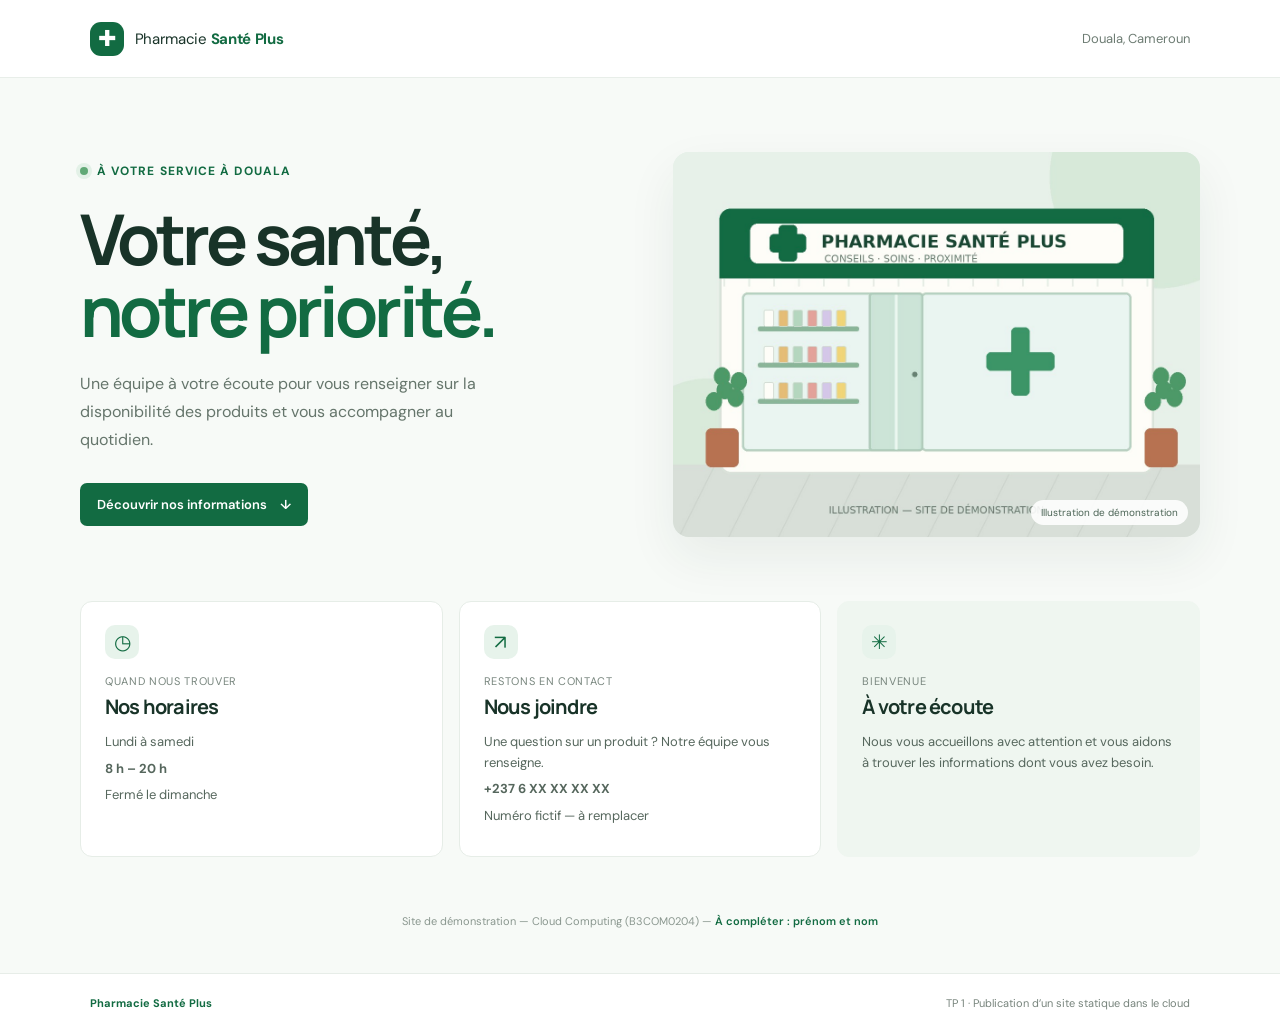
<file: index.html>
<!doctype html>
<html lang="fr">
<head>
  <meta charset="utf-8">
  <meta name="viewport" content="width=device-width, initial-scale=1">
  <meta name="theme-color" content="#126b42">
  <meta name="description" content="Pharmacie Santé Plus à Douala : horaires et informations pratiques.">
  <title>Pharmacie Santé Plus — Douala</title>
  <link rel="stylesheet" href="style.css">
</head>
<body>
  <header class="site-header">
    <a class="brand" href="#accueil" aria-label="Pharmacie Santé Plus, accueil">
      <span class="brand-mark" aria-hidden="true">✚</span>
      <span>Pharmacie <strong>Santé Plus</strong></span>
    </a>
    <span class="header-location">Douala, Cameroun</span>
  </header>

  <main id="accueil">
    <section class="hero" aria-labelledby="hero-title">
      <div class="hero-copy">
        <p class="eyebrow"><span class="status-dot"></span> À votre service à Douala</p>
        <h1 id="hero-title">Votre santé,<br><em>notre priorité.</em></h1>
        <p class="intro">Une équipe à votre écoute pour vous renseigner sur la disponibilité des produits et vous accompagner au quotidien.</p>
        <a class="cta" href="#infos">Découvrir nos informations <span aria-hidden="true">↓</span></a>
      </div>
      <div class="hero-image-wrap">
        <img src="images/pharmacie.jpg" alt="Illustration de la devanture de la Pharmacie Santé Plus">
        <span class="image-caption">Illustration de démonstration</span>
      </div>
    </section>

    <section class="info-grid" id="infos" aria-label="Informations pratiques">
      <article class="info-card hours-card">
        <span class="card-icon" aria-hidden="true">◷</span>
        <p class="card-label">Quand nous trouver</p>
        <h2>Nos horaires</h2>
        <p>Lundi à samedi</p>
        <p class="detail">8 h – 20 h</p>
        <p class="muted">Fermé le dimanche</p>
      </article>
      <article class="info-card contact-card">
        <span class="card-icon" aria-hidden="true">↗</span>
        <p class="card-label">Restons en contact</p>
        <h2>Nous joindre</h2>
        <p>Une question sur un produit ? Notre équipe vous renseigne.</p>
        <p class="detail phone">+237 6 XX XX XX XX</p>
        <p class="muted">Numéro fictif — à remplacer</p>
      </article>
      <article class="info-card welcome-card">
        <span class="card-icon" aria-hidden="true">✳</span>
        <p class="card-label">Bienvenue</p>
        <h2>À votre écoute</h2>
        <p>Nous vous accueillons avec attention et vous aidons à trouver les informations dont vous avez besoin.</p>
      </article>
    </section>

    <p class="signature">Site de démonstration — Cloud Computing (B3COM0204) — <span>À compléter : prénom et nom</span></p>
  </main>

  <footer class="site-footer">
    <span>Pharmacie Santé Plus</span>
    <span>TP 1 · Publication d’un site statique dans le cloud</span>
  </footer>
</body>
</html>
</file>
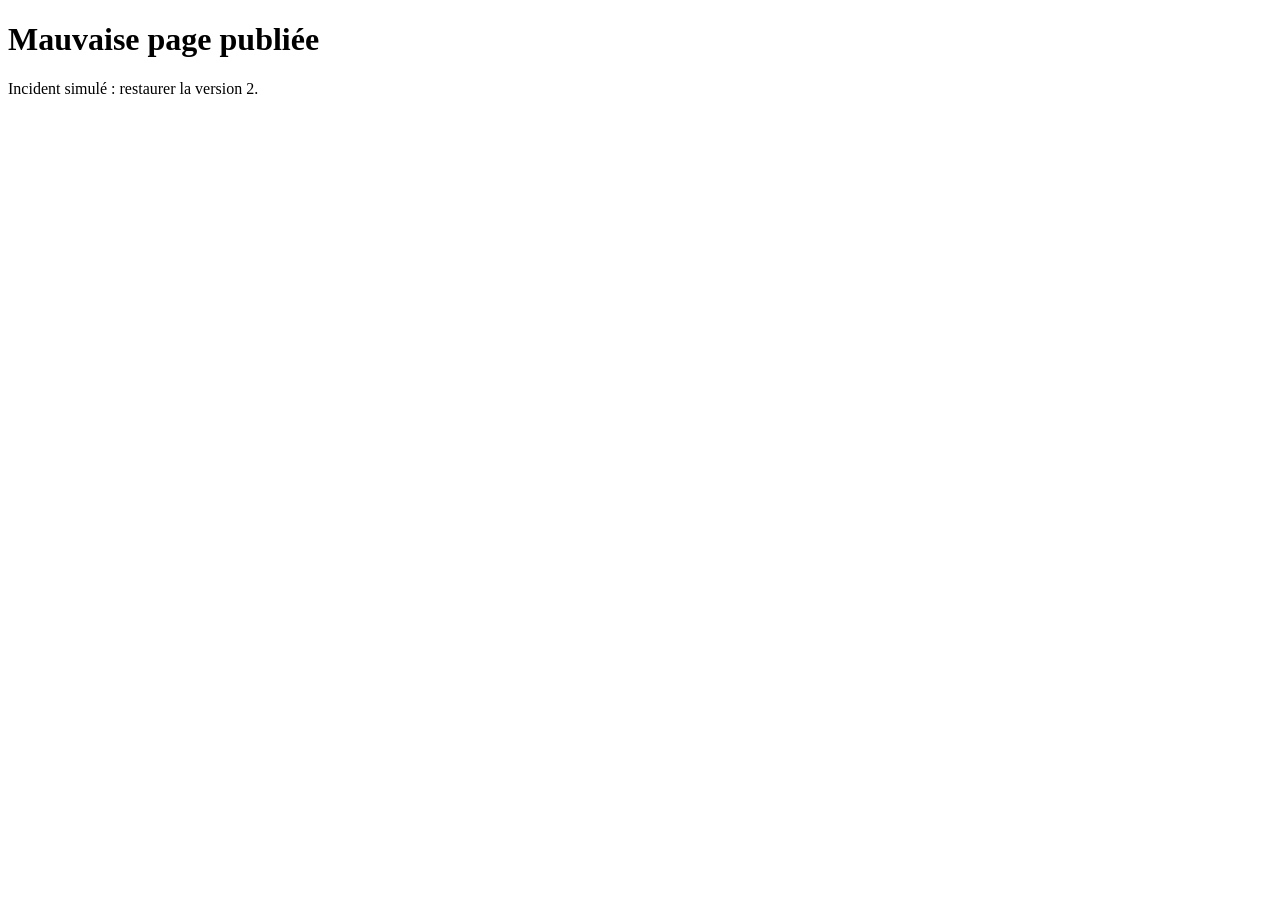
<file: tp2/incident/index.html>
<!doctype html>
<html lang="fr">
<head>
<meta charset="utf-8">
<title>Erreur de publication - TP2</title>
</head>
<body>
<h1>Mauvaise page publiée</h1>
<p>Incident simulé : restaurer la version 2.</p>
</body>
</html>
</file>
<file: style.css>
@import url('https://fonts.googleapis.com/css2?family=DM+Sans:wght@400;500;600;700&family=Manrope:wght@400;500;600;700;800&display=swap');

:root {
  color-scheme: light;
  --green: #126b42;
  --green-deep: #0b4c30;
  --mint: #e7f3eb;
  --ink: #183328;
  --muted: #6d7c73;
  --paper: #f7faf7;
}
* { box-sizing: border-box; }
html { scroll-behavior: smooth; }
body { margin: 0; background: var(--paper); color: var(--ink); font-family: 'DM Sans', Arial, sans-serif; }
.site-header { min-height: 78px; padding: 0 clamp(22px, 7vw, 104px); display: flex; align-items: center; justify-content: space-between; background: #fff; border-bottom: 1px solid #e8eee9; }
.brand { display: inline-flex; gap: 11px; align-items: center; color: var(--ink); text-decoration: none; font-size: 15px; letter-spacing: -.3px; }
.brand strong { color: var(--green); }
.brand-mark { display: grid; place-items: center; width: 34px; height: 34px; border-radius: 11px; color: #fff; background: var(--green); font-size: 22px; line-height: 1; }
.header-location { font-size: 13px; color: var(--muted); }
main { width: min(1120px, calc(100% - 44px)); margin: 0 auto; }
.hero { display: grid; grid-template-columns: 1fr 1.04fr; gap: clamp(36px, 7vw, 86px); align-items: center; padding: 74px 0 64px; }
.hero-copy { padding: 10px 0; }
.eyebrow { display: flex; align-items: center; gap: 9px; margin: 0 0 23px; color: var(--green); font-size: 12px; font-weight: 700; letter-spacing: .09em; text-transform: uppercase; }
.status-dot { width: 8px; height: 8px; background: #61a976; border-radius: 50%; box-shadow: 0 0 0 4px #e3f1e7; }
h1, h2 { font-family: Manrope, Arial, sans-serif; }
h1 { margin: 0; color: var(--ink); font-size: clamp(43px, 5.5vw, 70px); line-height: 1.04; letter-spacing: -.055em; font-weight: 700; }
h1 em { color: var(--green); font-style: normal; }
.intro { max-width: 440px; margin: 23px 0 29px; color: #65756b; font-size: 16px; line-height: 1.75; }
.cta { display: inline-flex; align-items: center; gap: 13px; padding: 13px 17px; border-radius: 7px; background: var(--green); color: #fff; text-decoration: none; font-size: 13px; font-weight: 600; transition: background .2s, transform .2s; }
.cta:hover { background: var(--green-deep); transform: translateY(-1px); }
.hero-image-wrap { position: relative; overflow: hidden; border-radius: 16px; background: var(--mint); box-shadow: 0 20px 50px #18332812; }
.hero-image-wrap img { display: block; width: 100%; aspect-ratio: 1.37 / 1; object-fit: cover; }
.image-caption { position: absolute; right: 12px; bottom: 12px; padding: 6px 10px; border-radius: 20px; background: #ffffffdf; color: #4b6455; font-size: 10px; }
.info-grid { display: grid; grid-template-columns: repeat(3, 1fr); gap: 16px; padding-bottom: 32px; }
.info-card { min-height: 222px; padding: 23px 24px; border: 1px solid #e6ede7; border-radius: 12px; background: #fff; }
.card-icon { display: grid; place-items: center; width: 34px; height: 34px; border-radius: 10px; background: var(--mint); color: var(--green); font-size: 20px; }
.card-label { margin: 15px 0 5px; color: #78867e; font-size: 11px; letter-spacing: .06em; text-transform: uppercase; }
.info-card h2 { margin: 0 0 12px; font-size: 20px; letter-spacing: -.04em; }
.info-card p:not(.card-label) { margin: 6px 0; color: #56675d; font-size: 13px; line-height: 1.6; }
.info-card .detail { color: var(--green); font-size: 18px; font-weight: 700; }
.info-card .muted { color: #94a097; font-size: 11px; }
.welcome-card { background: #eff6f0; border-color: #eff6f0; }
.signature { padding: 14px 0 34px; color: #8a978f; text-align: center; font-size: 11px; }
.signature span { color: var(--green); font-weight: 600; }
.site-footer { display: flex; justify-content: space-between; gap: 16px; padding: 22px clamp(22px, 7vw, 104px); border-top: 1px solid #e7ede8; background: #fff; color: #77847c; font-size: 11px; }
.site-footer span:first-child { color: var(--green); font-weight: 700; }
@media (max-width: 760px) { .hero { grid-template-columns: 1fr; gap: 30px; padding: 48px 0 38px; } .hero-image-wrap { grid-row: 1; } .hero-copy { padding: 0; } .info-grid { grid-template-columns: 1fr; } .info-card { min-height: auto; } .header-location { font-size: 11px; } }
@media (max-width: 420px) { .site-header { min-height: 68px; } .brand { font-size: 13px; } main { width: calc(100% - 32px); } .site-footer { flex-direction: column; } }
</file>
